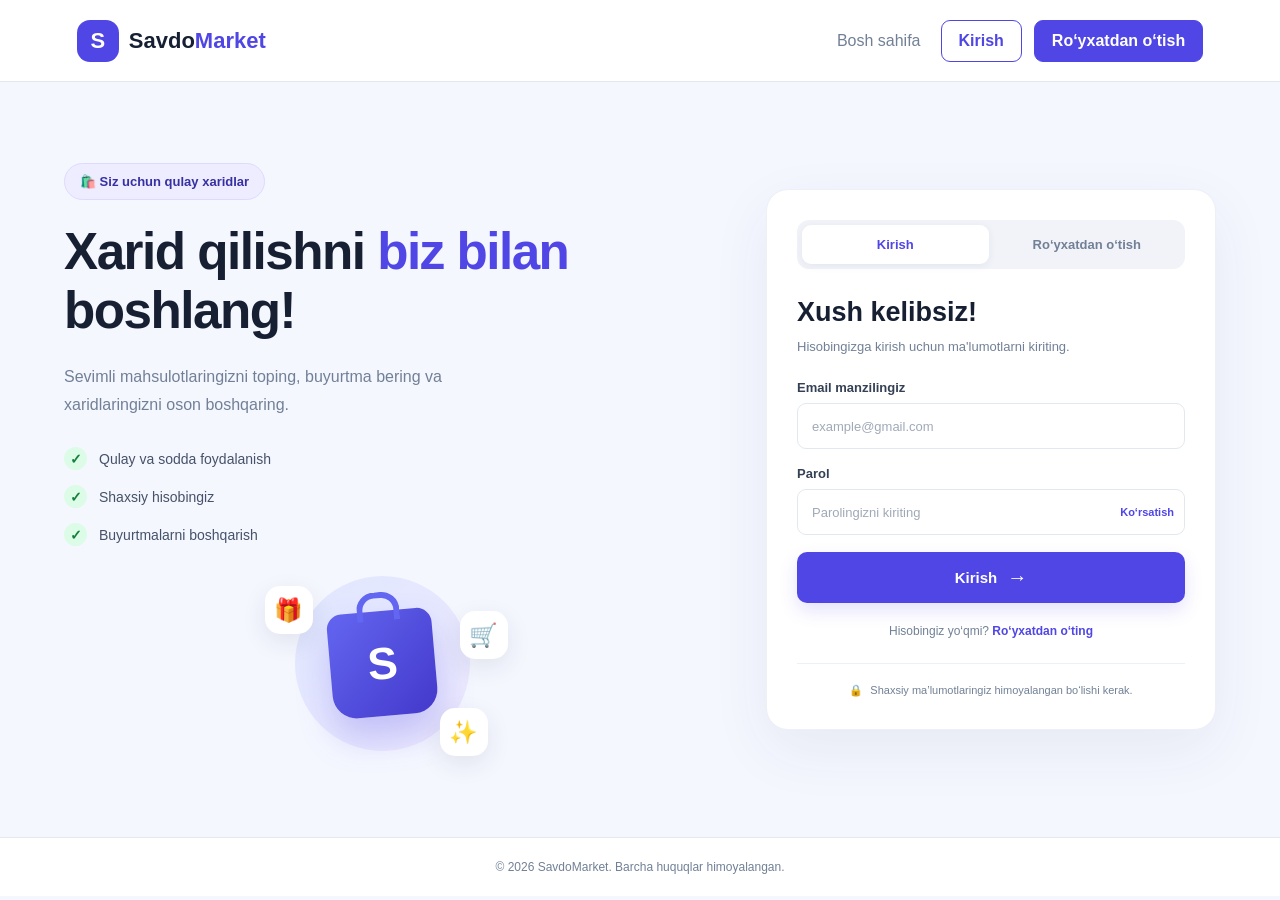
<file: 114.html>
<!DOCTYPE html>
<html lang="uz">
<head>
    <meta charset="UTF-8">
    <meta name="viewport" content="width=device-width, initial-scale=1.0">
    <title>Savdo Market | Kirish</title>
    <link rel="stylesheet" href="114.css">
    <script src="114.js" defer></script>
</head>
<body>

    <header class="header">
        <a href="index.html" class="logo">
            <span class="logo-icon">S</span>
            <span>Savdo<span class="logo-blue">Market</span></span>
        </a>

        <nav class="navigation">
            <a href="index.html">Bosh sahifa</a>
            <button type="button" class="nav-login" id="openLogin">
                Kirish
            </button>
            <button type="button" class="nav-register" id="openRegister">
                Ro‘yxatdan o‘tish
            </button>
        </nav>
    </header>

    <main class="main">
        <section class="welcome">
            <div class="welcome-badge">🛍️ Siz uchun qulay xaridlar</div>

            <h1>Xarid qilishni <span>biz bilan</span> boshlang!</h1>

            <p>
                Sevimli mahsulotlaringizni toping, buyurtma bering
                va xaridlaringizni oson boshqaring.
            </p>

            <div class="benefits">
                <div class="benefit">
                    <span class="benefit-icon">✓</span>
                    <span>Qulay va sodda foydalanish</span>
                </div>
                <div class="benefit">
                    <span class="benefit-icon">✓</span>
                    <span>Shaxsiy hisobingiz</span>
                </div>
                <div class="benefit">
                    <span class="benefit-icon">✓</span>
                    <span>Buyurtmalarni boshqarish</span>
                </div>
            </div>

            <div class="shopping-art" aria-hidden="true">
                <div class="art-circle"></div>
                <div class="shopping-bag">
                    <div class="bag-handle"></div>
                    <div class="bag-letter">S</div>
                </div>
                <div class="floating-card card-one">🎁</div>
                <div class="floating-card card-two">🛒</div>
                <div class="floating-card card-three">✨</div>
            </div>
        </section>

        <section class="auth-section">
            <div class="auth-card">

                <div class="tabs">
                    <button type="button" class="tab active" id="loginTab">
                        Kirish
                    </button>
                    <button type="button" class="tab" id="registerTab">
                        Ro‘yxatdan o‘tish
                    </button>
                </div>

                <div class="form-heading">
                    <h2 id="formTitle">Xush kelibsiz!</h2>
                    <p id="formSubtitle">
                        Hisobingizga kirish uchun ma’lumotlarni kiriting.
                    </p>
                </div>

                <div class="message" id="formMessage" role="status"
                     aria-live="polite" hidden></div>

                <!-- KIRISH FORMASI -->
                <form id="loginForm">
                    <div class="form-group">
                        <label for="loginEmail">Email manzilingiz</label>
                        <input
                            type="email"
                            id="loginEmail"
                            name="email"
                            placeholder="example@gmail.com"
                            autocomplete="email"
                            required
                        >
                    </div>

                    <div class="form-group">
                        <label for="loginPassword">Parol</label>
                        <div class="password-box">
                            <input
                                type="password"
                                id="loginPassword"
                                name="password"
                                placeholder="Parolingizni kiriting"
                                autocomplete="current-password"
                                required
                            >
                            <button type="button" class="show-password"
                                    data-target="loginPassword">
                                Ko‘rsatish
                            </button>
                        </div>
                    </div>

                    <button type="submit" class="submit-button">
                        Kirish <span>→</span>
                    </button>

                    <p class="switch-text">
                        Hisobingiz yo‘qmi?
                        <button type="button" class="text-button"
                                id="goRegister">
                            Ro‘yxatdan o‘ting
                        </button>
                    </p>
                </form>

                <!-- RO‘YXATDAN O‘TISH FORMASI -->
                <form id="registerForm" hidden>
                    <div class="form-row">
                        <div class="form-group">
                            <label for="firstName">Ism</label>
                            <input
                                type="text"
                                id="firstName"
                                name="firstName"
                                placeholder="Ismingiz"
                                autocomplete="given-name"
                                required
                            >
                        </div>

                        <div class="form-group">
                            <label for="lastName">Familiya</label>
                            <input
                                type="text"
                                id="lastName"
                                name="lastName"
                                placeholder="Familiyangiz"
                                autocomplete="family-name"
                                required
                            >
                        </div>
                    </div>

                    <div class="form-group">
                        <label for="registerEmail">Email manzilingiz</label>
                        <input
                            type="email"
                            id="registerEmail"
                            name="email"
                            placeholder="example@gmail.com"
                            autocomplete="email"
                            required
                        >
                    </div>

                    <div class="form-group">
                        <label for="registerPhone">Telefon raqami</label>
                        <input
                            type="tel"
                            id="registerPhone"
                            name="phone"
                            placeholder="+998 88 605 11 90"
                            autocomplete="tel"
                            required
                        >
                    </div>

                    <div class="form-group">
                        <label for="registerPassword">Parol</label>
                        <div class="password-box">
                            <input
                                type="password"
                                id="registerPassword"
                                name="password"
                                placeholder="Kamida 8 ta belgi"
                                autocomplete="new-password"
                                minlength="8"
                                required
                            >
                            <button type="button" class="show-password"
                                    data-target="registerPassword">
                                Ko‘rsatish
                            </button>
                        </div>
                    </div>

                    <div class="form-group">
                        <label for="passwordConfirm">Parolni tasdiqlash</label>
                        <div class="password-box">
                            <input
                                type="password"
                                id="passwordConfirm"
                                name="passwordConfirm"
                                placeholder="Parolni qayta kiriting"
                                autocomplete="new-password"
                                minlength="8"
                                required
                            >
                            <button type="button" class="show-password"
                                    data-target="passwordConfirm">
                                Ko‘rsatish
                            </button>
                        </div>
                    </div>

                    <button type="submit" class="submit-button">
                        Hisob yaratish <span>→</span>
                    </button>

                    <p class="switch-text">
                        Hisobingiz bormi?
                        <button type="button" class="text-button"
                                id="goLogin">
                            Kirish
                        </button>
                    </p>
                </form>

                <div class="security-note">
                    <span>🔒</span>
                    <span>Shaxsiy ma’lumotlaringiz himoyalangan bo‘lishi kerak.</span>
                </div>
            </div>
        </section>
    </main>

    <footer class="footer">
        © 2026 SavdoMarket. Barcha huquqlar himoyalangan.
    </footer>

</body>
</html>
</file>
<file: 114.css>
/* =========================
   UMUMIY SOZLAMALAR
========================= */

* {
    margin: 0;
    padding: 0;
    box-sizing: border-box;
}

:root {
    --primary: #4f46e5;
    --primary-dark: #3730a3;
    --text: #172033;
    --muted: #718096;
    --border: #e3e8f0;
    --background: #f5f7ff;
    --white: #ffffff;
    --success: #15803d;
    --danger: #dc2626;
}

body {
    font-family: Arial, Helvetica, sans-serif;
    background: var(--background);
    color: var(--text);
    min-height: 100vh;
}

button,
input {
    font: inherit;
}

button {
    cursor: pointer;
}

/* =========================
   YUQORI MENYU
========================= */

.header {
    min-height: 82px;
    padding: 16px 6%;
    display: flex;
    align-items: center;
    justify-content: space-between;
    gap: 20px;
    background: var(--white);
    border-bottom: 1px solid var(--border);
}

.logo {
    display: flex;
    align-items: center;
    gap: 10px;
    color: var(--text);
    font-size: 22px;
    font-weight: 800;
    text-decoration: none;
}

.logo-icon {
    display: grid;
    place-items: center;
    width: 42px;
    height: 42px;
    color: white;
    background: var(--primary);
    border-radius: 13px;
}

.logo-blue {
    color: var(--primary);
}

.navigation {
    display: flex;
    align-items: center;
    gap: 12px;
}

.navigation a {
    color: var(--muted);
    text-decoration: none;
    margin-right: 8px;
}

.nav-login,
.nav-register {
    padding: 11px 17px;
    border-radius: 9px;
    font-weight: 700;
    transition: 0.2s;
}

.nav-login {
    color: var(--primary);
    border: 1px solid var(--primary);
    background: white;
}

.nav-login:hover {
    background: #eef2ff;
}

.nav-register {
    color: white;
    border: 1px solid var(--primary);
    background: var(--primary);
}

.nav-register:hover {
    background: var(--primary-dark);
}

/* =========================
   ASOSIY QISM
========================= */

.main {
    width: min(1180px, 90%);
    min-height: calc(100vh - 145px);
    margin: 0 auto;
    padding: 55px 0;
    display: grid;
    grid-template-columns: 1fr 450px;
    align-items: center;
    gap: 65px;
}

/* Chap tomondagi matn */

.welcome {
    position: relative;
}

.welcome-badge {
    display: inline-block;
    padding: 10px 15px;
    border: 1px solid #dddafe;
    border-radius: 30px;
    background: #eeedff;
    color: var(--primary-dark);
    font-size: 13px;
    font-weight: 700;
    margin-bottom: 23px;
}

.welcome h1 {
    max-width: 550px;
    font-size: clamp(35px, 4vw, 52px);
    line-height: 1.15;
    letter-spacing: -1.5px;
    margin-bottom: 22px;
}

.welcome h1 span {
    color: var(--primary);
}

.welcome > p {
    max-width: 470px;
    color: var(--muted);
    line-height: 1.8;
    font-size: 16px;
}

.benefits {
    display: grid;
    gap: 15px;
    margin-top: 27px;
}

.benefit {
    display: flex;
    align-items: center;
    gap: 12px;
    font-size: 14px;
    color: #465268;
}

.benefit-icon {
    width: 23px;
    height: 23px;
    display: grid;
    place-items: center;
    border-radius: 50%;
    background: #dcfce7;
    color: var(--success);
    font-weight: bold;
}

/* Dekorativ rasm o'rniga CSS illustratsiya */

.shopping-art {
    position: relative;
    width: 260px;
    height: 185px;
    margin: 25px auto 0;
    display: grid;
    place-items: center;
}

.art-circle {
    position: absolute;
    width: 175px;
    height: 175px;
    background: linear-gradient(135deg, #e0e7ff, #ede9fe);
    border-radius: 50%;
}

.shopping-bag {
    z-index: 1;
    width: 105px;
    height: 105px;
    border-radius: 15px 15px 24px 24px;
    background: linear-gradient(135deg, #6366f1, #4338ca);
    box-shadow: 0 20px 35px #4f46e540;
    display: grid;
    place-items: center;
    transform: rotate(-5deg);
}

.bag-handle {
    position: absolute;
    width: 43px;
    height: 29px;
    border: 6px solid #6366f1;
    border-bottom: 0;
    border-radius: 18px 18px 0 0;
    top: -19px;
}

.bag-letter {
    font-size: 45px;
    color: white;
    font-weight: 800;
}

.floating-card {
    position: absolute;
    z-index: 2;
    width: 48px;
    height: 48px;
    display: grid;
    place-items: center;
    background: white;
    border-radius: 15px;
    box-shadow: 0 8px 25px #1e293b18;
    font-size: 23px;
}

.card-one {
    top: 15px;
    left: 12px;
}

.card-two {
    right: 5px;
    top: 40px;
}

.card-three {
    right: 25px;
    bottom: 0;
}

/* =========================
   LOGIN VA REGISTER KARTASI
========================= */

.auth-section {
    width: 100%;
}

.auth-card {
    width: 100%;
    padding: 30px;
    border: 1px solid #edf0f6;
    border-radius: 22px;
    background: var(--white);
    box-shadow: 0 20px 60px #29325a12;
}

.tabs {
    display: grid;
    grid-template-columns: 1fr 1fr;
    gap: 5px;
    padding: 5px;
    border-radius: 12px;
    background: #f1f3f9;
    margin-bottom: 28px;
}

.tab {
    padding: 12px 7px;
    border: none;
    border-radius: 9px;
    background: transparent;
    color: var(--muted);
    font-weight: 700;
    font-size: 13px;
    transition: 0.2s;
}

.tab.active {
    background: white;
    color: var(--primary);
    box-shadow: 0 2px 8px #1e293b10;
}

.form-heading {
    margin-bottom: 22px;
}

.form-heading h2 {
    font-size: 27px;
    margin-bottom: 9px;
}

.form-heading p {
    color: var(--muted);
    line-height: 1.6;
    font-size: 13px;
}

.form-group {
    min-width: 0;
    margin-bottom: 17px;
}

.form-group label {
    display: block;
    margin-bottom: 8px;
    font-size: 13px;
    font-weight: 700;
    color: #344054;
}

.form-group input {
    display: block;
    width: 100%;
    min-width: 0;
    padding: 13px 14px;
    border: 1px solid var(--border);
    border-radius: 9px;
    outline: none;
    color: var(--text);
    background: #fff;
    transition: border-color 0.2s, box-shadow 0.2s;
}

.form-group input::placeholder {
    color: #a0a9b8;
    font-size: 13px;
}

.form-group input:focus {
    border-color: var(--primary);
    box-shadow: 0 0 0 3px #4f46e51a;
}

.form-row {
    display: grid;
    grid-template-columns: 1fr 1fr;
    gap: 12px;
}

.password-box {
    display: flex;
    align-items: center;
    border: 1px solid var(--border);
    border-radius: 9px;
    overflow: hidden;
}

.password-box:focus-within {
    border-color: var(--primary);
    box-shadow: 0 0 0 3px #4f46e51a;
}

.password-box input {
    border: none;
    box-shadow: none !important;
    flex: 1;
    width: 0;
}

.show-password {
    border: none;
    background: white;
    color: var(--primary);
    padding: 10px;
    font-size: 11px;
    font-weight: 700;
    white-space: nowrap;
}

.submit-button {
    display: flex;
    align-items: center;
    justify-content: center;
    gap: 10px;
    width: 100%;
    padding: 14px;
    margin-top: 5px;
    border: none;
    border-radius: 10px;
    background: var(--primary);
    color: white;
    font-weight: 700;
    font-size: 15px;
    box-shadow: 0 8px 18px #4f46e526;
    transition: 0.2s;
}

.submit-button span {
    font-size: 20px;
}

.submit-button:hover {
    background: var(--primary-dark);
    transform: translateY(-1px);
}

.switch-text {
    margin-top: 21px;
    text-align: center;
    color: var(--muted);
    font-size: 12px;
}

.text-button {
    border: none;
    background: transparent;
    color: var(--primary);
    font-weight: 700;
    font-size: 12px;
}

.text-button:hover {
    text-decoration: underline;
}

.security-note {
    display: flex;
    justify-content: center;
    align-items: center;
    gap: 7px;
    margin-top: 25px;
    padding-top: 18px;
    border-top: 1px solid #edf0f6;
    color: var(--muted);
    font-size: 11px;
    line-height: 1.5;
}

.message {
    margin-bottom: 18px;
    padding: 12px;
    border-radius: 8px;
    font-size: 13px;
    line-height: 1.5;
}

.message.error {
    background: #fef2f2;
    color: var(--danger);
}

.message.success {
    background: #f0fdf4;
    color: var(--success);
}

[hidden] {
    display: none !important;
}

/* =========================
   PASTKI QISM
========================= */

.footer {
    padding: 22px;
    text-align: center;
    color: var(--muted);
    font-size: 12px;
    background: white;
    border-top: 1px solid var(--border);
}

/* =========================
   TELEFON EKRANIGA MOSLASHISH
========================= */

@media (max-width: 950px) {
    .main {
        grid-template-columns: 1fr;
        gap: 35px;
        max-width: 520px;
    }

    .welcome {
        text-align: center;
    }

    .welcome h1,
    .welcome > p {
        margin-left: auto;
        margin-right: auto;
    }

    .benefits {
        display: inline-grid;
        text-align: left;
    }

    .shopping-art {
        display: none;
    }

    .auth-card {
        padding: 25px;
    }
}

@media (max-width: 600px) {
    .header {
        padding: 14px 5%;
        flex-wrap: wrap;
    }

    .logo {
        font-size: 19px;
    }

    .navigation {
        width: 100%;
        flex-wrap: wrap;
        gap: 8px;
    }

    .navigation a {
        display: none;
    }

    .navigation button {
        flex: 1;
        padding: 10px 8px;
        font-size: 12px;
    }

    .main {
        width: 92%;
        padding: 32px 0;
    }

    .welcome h1 {
        font-size: 35px;
    }

    .welcome > p {
        font-size: 14px;
    }

    .auth-card {
        padding: 20px 16px;
        border-radius: 16px;
    }

    .form-row {
        grid-template-columns: 1fr;
        gap: 0;
    }

    .form-heading h2 {
        font-size: 24px;
    }
}
</file>
